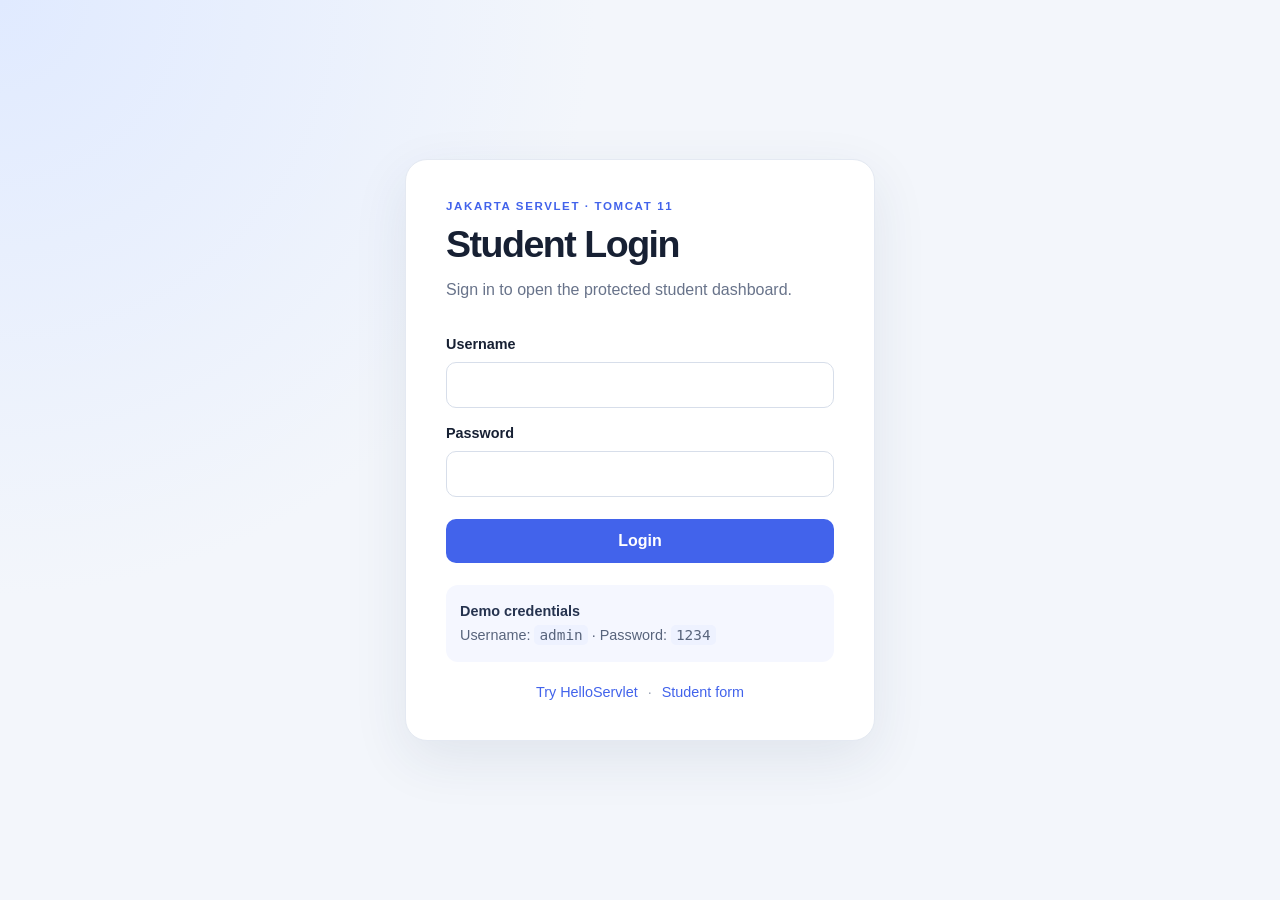
<file: servlet/src/main/webapp/index.html>
<!doctype html>
<html lang="en">
<head>
  <meta charset="UTF-8">
  <meta name="viewport" content="width=device-width, initial-scale=1">
  <title>Student Login | Servlet Practical</title>
  <link rel="stylesheet" href="style.css">
</head>
<body>
  <main class="card">
    <p class="eyebrow">JAKARTA SERVLET · TOMCAT 11</p>
    <h1>Student Login</h1>
    <p class="muted">Sign in to open the protected student dashboard.</p>
    <form action="login" method="post">
      <label for="username">Username</label>
      <input id="username" name="username" type="text" autocomplete="username" required>
      <label for="password">Password</label>
      <input id="password" name="password" type="password" autocomplete="current-password" required>
      <button type="submit">Login</button>
    </form>
    <div class="hint"><strong>Demo credentials</strong><br>Username: <code>admin</code> · Password: <code>1234</code></div>
    <div class="links"><a href="hello">Try HelloServlet</a><span>·</span><a href="student.html">Student form</a></div>
  </main>
</body>
</html>
</file>
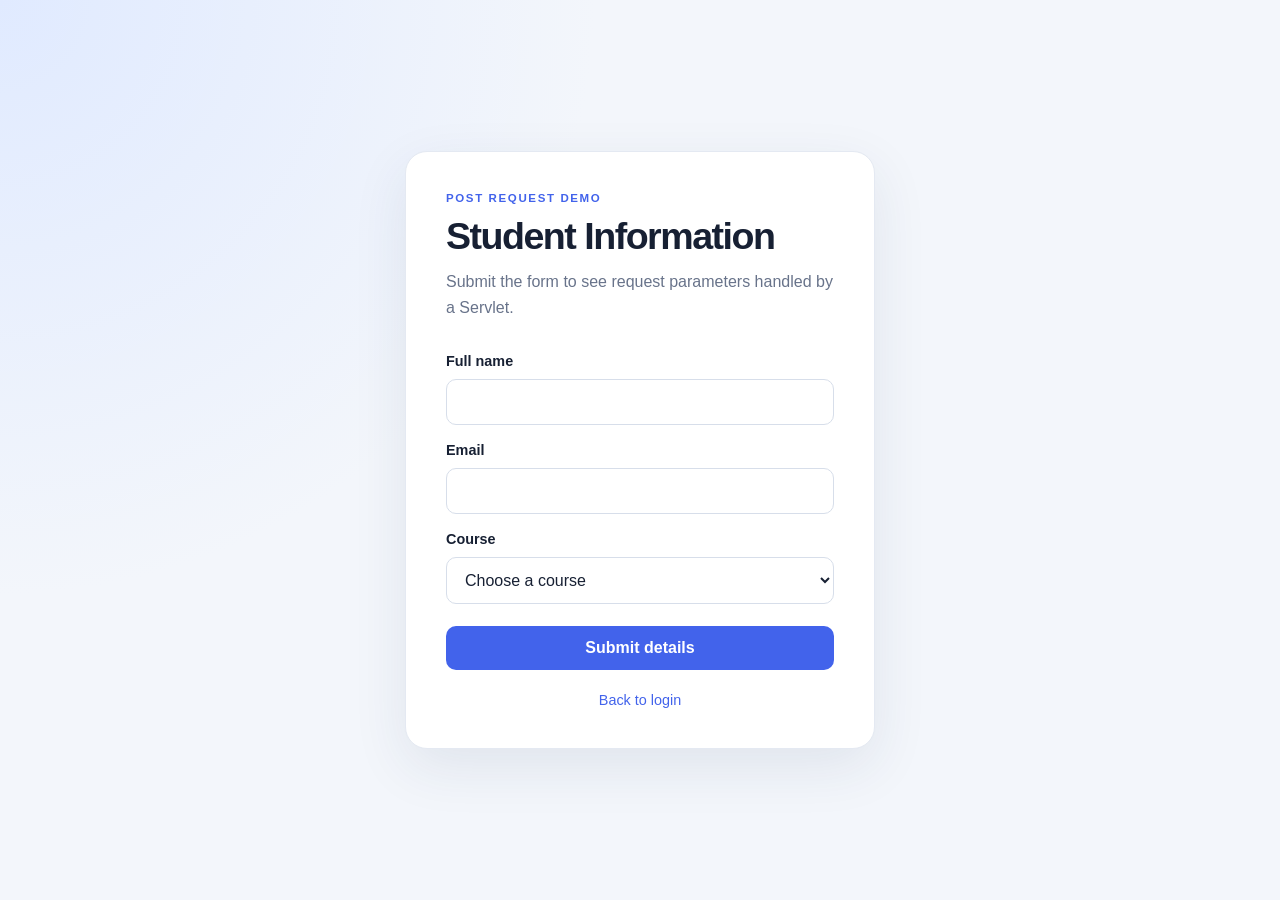
<file: servlet/src/main/webapp/student.html>
<!doctype html>
<html lang="en">
<head><meta charset="UTF-8"><meta name="viewport" content="width=device-width, initial-scale=1"><title>Student Form</title><link rel="stylesheet" href="style.css"></head>
<body><main class="card"><p class="eyebrow">POST REQUEST DEMO</p><h1>Student Information</h1><p class="muted">Submit the form to see request parameters handled by a Servlet.</p>
<form action="student" method="post">
<label for="name">Full name</label><input id="name" name="name" required>
<label for="email">Email</label><input id="email" name="email" type="email" required>
<label for="course">Course</label><select id="course" name="course" required><option value="">Choose a course</option><option>B.Tech CSE</option><option>BCA</option><option>MCA</option><option>B.Sc. IT</option></select>
<button type="submit">Submit details</button></form><p class="links"><a href="index.html">Back to login</a></p></main></body></html>
</file>
<file: servlet/src/main/webapp/style.css>
:root{font-family:Inter,Segoe UI,Arial,sans-serif;color:#172033;background:#f3f6fb;font-synthesis:none}*{box-sizing:border-box}body{margin:0;min-height:100vh;display:grid;place-items:center;padding:24px;background:radial-gradient(circle at top left,#e0eaff,transparent 38%),#f3f6fb}.card{width:min(100%,470px);background:#fff;border:1px solid #e4e9f2;border-radius:22px;padding:clamp(24px,5vw,40px);box-shadow:0 18px 55px rgba(35,54,90,.09)}.eyebrow{font-size:.72rem;letter-spacing:.14em;font-weight:800;color:#4263eb;margin:0 0 12px}h1{font-size:clamp(1.8rem,5vw,2.35rem);line-height:1.1;margin:0 0 12px;letter-spacing:-.04em}.muted{color:#68738a;line-height:1.6;margin:0 0 26px}form{display:grid;gap:10px}label{font-size:.9rem;font-weight:650;margin-top:7px}input,select{width:100%;padding:13px 14px;border:1px solid #d7deea;border-radius:10px;background:#fff;color:#172033;font:inherit;outline:none}input:focus,select:focus{border-color:#4263eb;box-shadow:0 0 0 3px #4263eb1c}button,.button{display:inline-flex;justify-content:center;align-items:center;text-decoration:none;border:0;border-radius:10px;background:#4263eb;color:#fff;font:inherit;font-weight:700;padding:13px 16px;cursor:pointer;margin-top:12px}button:hover,.button:hover{background:#2f4fd0}.hint{margin-top:22px;padding:14px;background:#f5f7ff;border-radius:12px;color:#58647c;font-size:.9rem;line-height:1.7}.hint strong{color:#26334f}.links{display:flex;gap:10px;justify-content:center;margin:22px 0 0;color:#9aa3b5;font-size:.9rem}.links a,a{color:#4263eb;text-decoration:none}.links a:hover,a:hover{text-decoration:underline}.actions{display:flex;flex-wrap:wrap;gap:8px;margin-top:20px}.actions .button{margin-top:0}.secondary{background:#edf1ff;color:#344db0}.secondary:hover{background:#e1e8ff}.danger{background:#fff0f0;color:#b42318}.danger:hover{background:#ffe1e1}.error{color:#b42318;margin-top:16px}code{font-family:Consolas,monospace;background:#eef2ff;padding:2px 5px;border-radius:5px}
</file>
